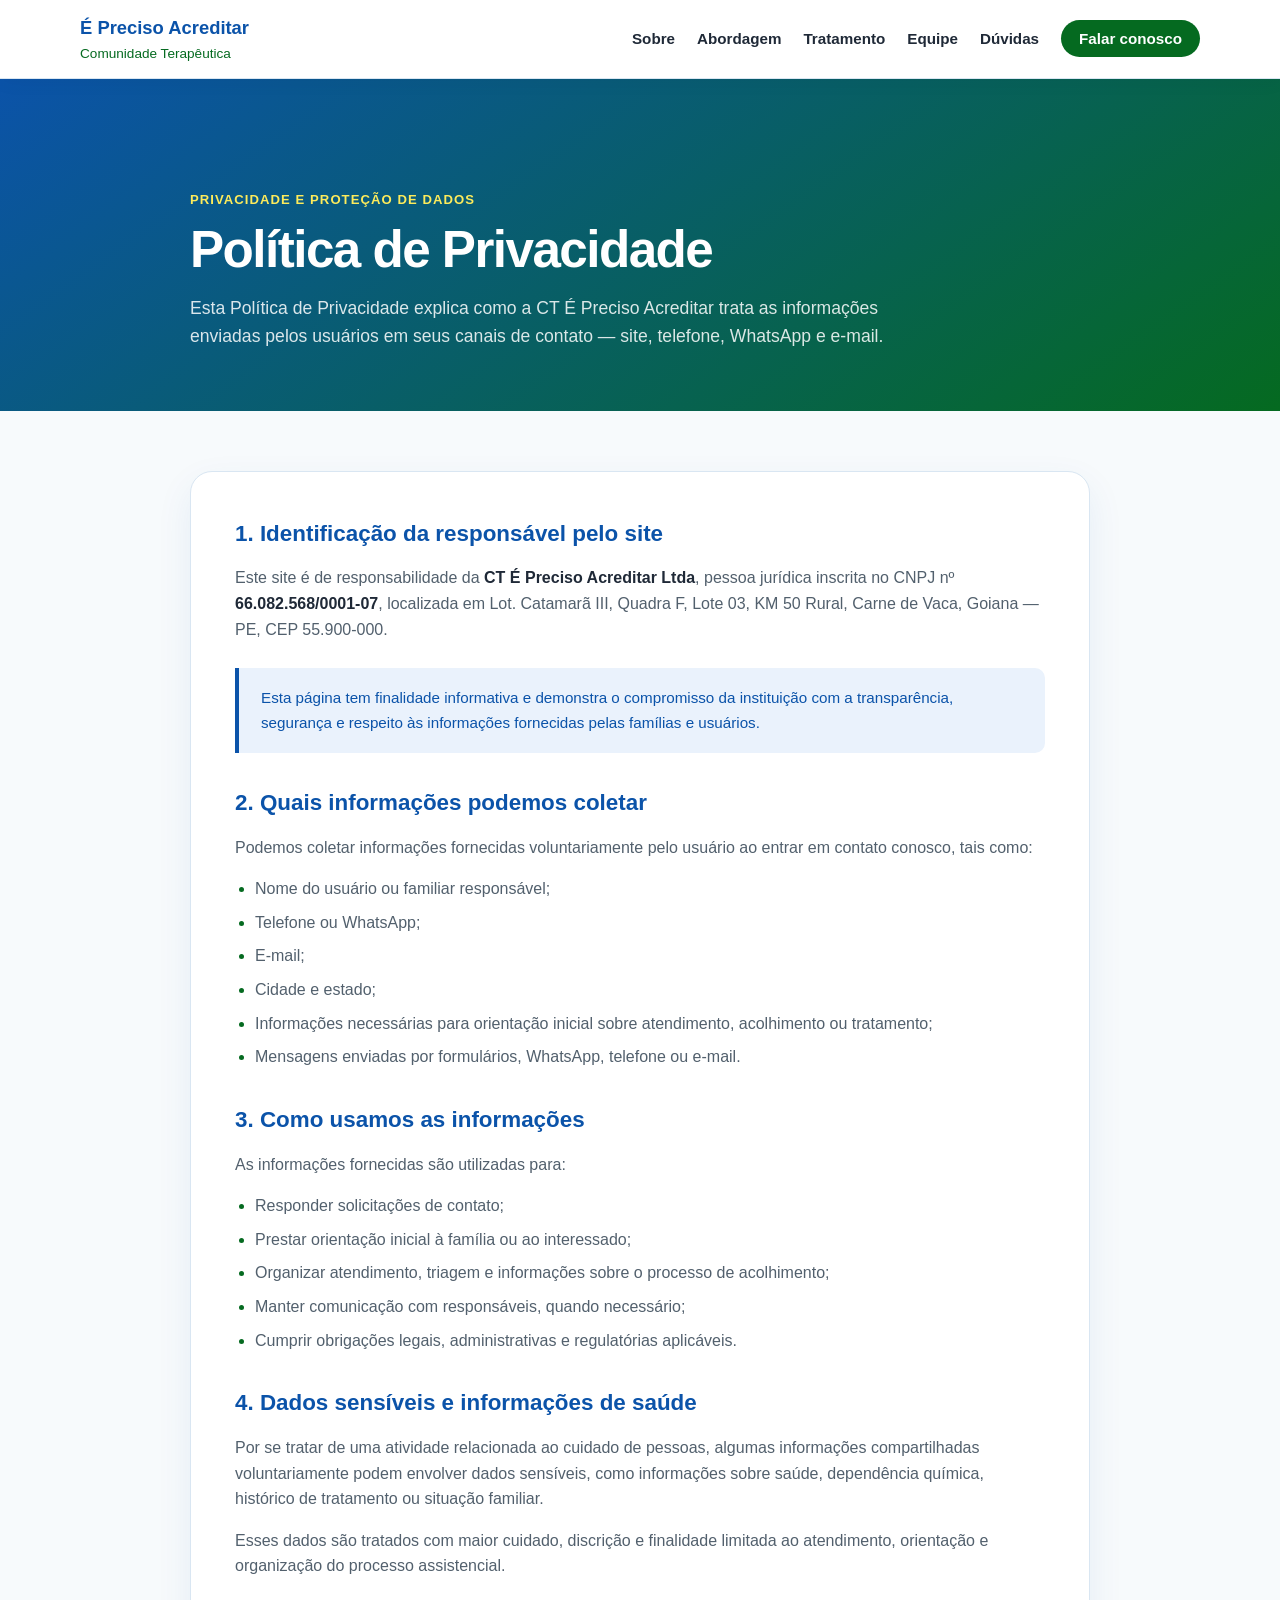
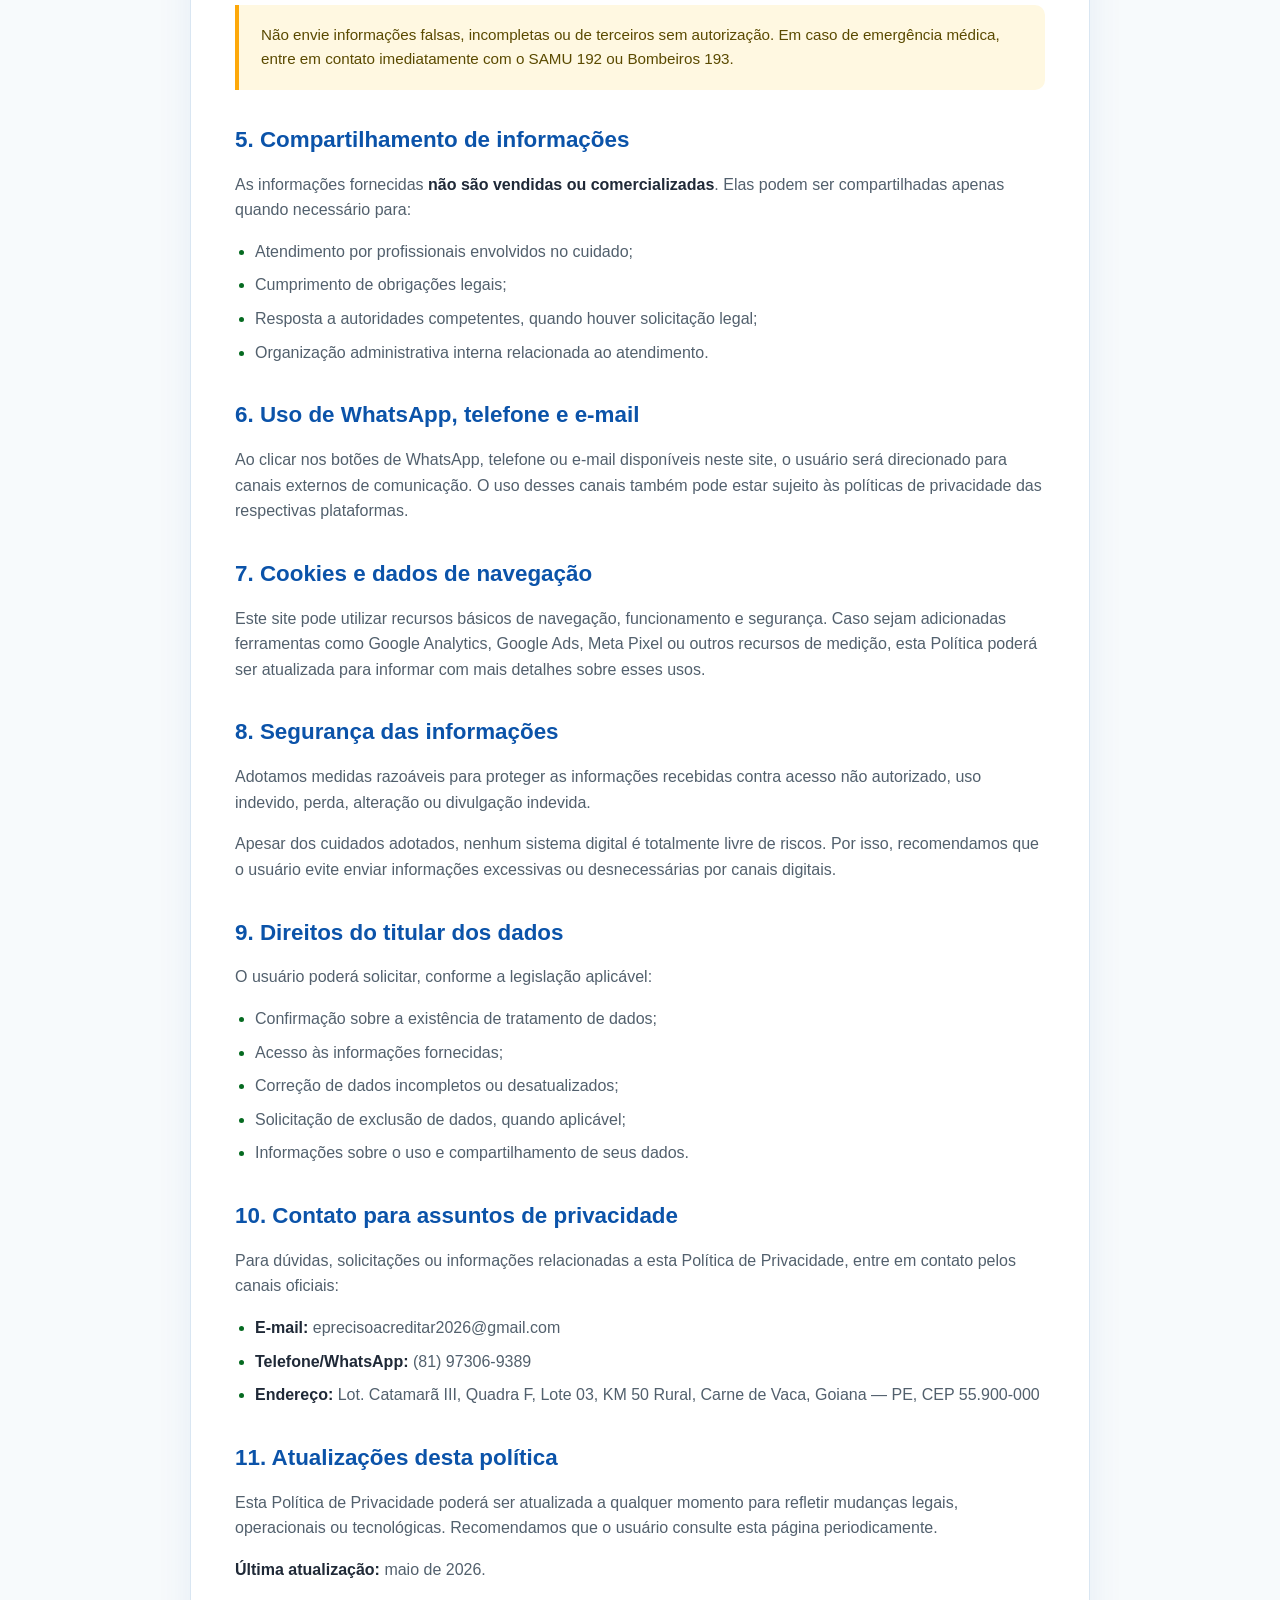
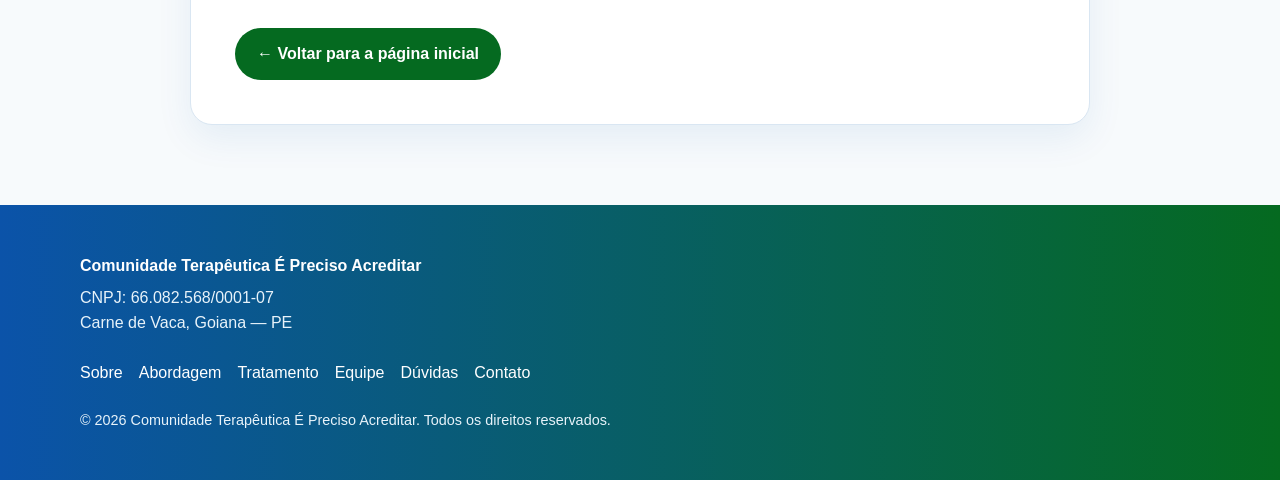
<file: privacidade.html>
<!DOCTYPE html>
<html lang="pt-BR">
<head>
    <meta charset="UTF-8">
    <meta name="viewport" content="width=device-width, initial-scale=1.0">
    <title>Política de Privacidade — CT É Preciso Acreditar</title>
    <meta name="description" content="Política de Privacidade da Comunidade Terapêutica É Preciso Acreditar. Como coletamos, utilizamos e protegemos as informações enviadas pelos usuários.">

    <link rel="stylesheet" href="assets/css/style.css">
</head>
<body>

    <header class="site-header">
        <div class="site-header__container">
            <a href="index.html" class="site-header__brand">
                <span class="site-header__brand-name">É Preciso Acreditar</span>
                <span class="site-header__brand-tag">Comunidade Terapêutica</span>
            </a>
            <nav class="site-nav" aria-label="Navegação principal">
                <ul class="site-nav__list">
                    <li><a href="index.html#sobre" class="site-nav__link">Sobre</a></li>
                    <li><a href="index.html#abordagem" class="site-nav__link">Abordagem</a></li>
                    <li><a href="index.html#tratamento" class="site-nav__link">Tratamento</a></li>
                    <li><a href="index.html#equipe" class="site-nav__link">Equipe</a></li>
                    <li><a href="index.html#faq" class="site-nav__link">Dúvidas</a></li>
                    <li><a href="index.html#contato" class="site-nav__link site-nav__link--cta">Falar conosco</a></li>
                </ul>
            </nav>
        </div>
    </header>

    <main>

        <section class="policy-hero">
            <div class="policy-hero__container">
                <p class="policy-hero__eyebrow">Privacidade e proteção de dados</p>
                <h1 class="policy-hero__title">Política de Privacidade</h1>
                <p class="policy-hero__intro">Esta Política de Privacidade explica como a CT É Preciso Acreditar trata as informações enviadas pelos usuários em seus canais de contato — site, telefone, WhatsApp e e-mail.</p>
            </div>
        </section>

        <section class="policy-main">
            <div class="policy-main__container">
                <div class="policy-content">

                    <h2>1. Identificação da responsável pelo site</h2>
                    <p>Este site é de responsabilidade da <strong>CT É Preciso Acreditar Ltda</strong>, pessoa jurídica inscrita no CNPJ nº <strong>66.082.568/0001-07</strong>, localizada em Lot. Catamarã III, Quadra F, Lote 03, KM 50 Rural, Carne de Vaca, Goiana — PE, CEP 55.900-000.</p>

                    <div class="info-box">
                        Esta página tem finalidade informativa e demonstra o compromisso da instituição com a transparência, segurança e respeito às informações fornecidas pelas famílias e usuários.
                    </div>

                    <h2>2. Quais informações podemos coletar</h2>
                    <p>Podemos coletar informações fornecidas voluntariamente pelo usuário ao entrar em contato conosco, tais como:</p>
                    <ul>
                        <li>Nome do usuário ou familiar responsável;</li>
                        <li>Telefone ou WhatsApp;</li>
                        <li>E-mail;</li>
                        <li>Cidade e estado;</li>
                        <li>Informações necessárias para orientação inicial sobre atendimento, acolhimento ou tratamento;</li>
                        <li>Mensagens enviadas por formulários, WhatsApp, telefone ou e-mail.</li>
                    </ul>

                    <h2>3. Como usamos as informações</h2>
                    <p>As informações fornecidas são utilizadas para:</p>
                    <ul>
                        <li>Responder solicitações de contato;</li>
                        <li>Prestar orientação inicial à família ou ao interessado;</li>
                        <li>Organizar atendimento, triagem e informações sobre o processo de acolhimento;</li>
                        <li>Manter comunicação com responsáveis, quando necessário;</li>
                        <li>Cumprir obrigações legais, administrativas e regulatórias aplicáveis.</li>
                    </ul>

                    <h2>4. Dados sensíveis e informações de saúde</h2>
                    <p>Por se tratar de uma atividade relacionada ao cuidado de pessoas, algumas informações compartilhadas voluntariamente podem envolver dados sensíveis, como informações sobre saúde, dependência química, histórico de tratamento ou situação familiar.</p>
                    <p>Esses dados são tratados com maior cuidado, discrição e finalidade limitada ao atendimento, orientação e organização do processo assistencial.</p>

                    <div class="warning-box">
                        Não envie informações falsas, incompletas ou de terceiros sem autorização. Em caso de emergência médica, entre em contato imediatamente com o SAMU 192 ou Bombeiros 193.
                    </div>

                    <h2>5. Compartilhamento de informações</h2>
                    <p>As informações fornecidas <strong>não são vendidas ou comercializadas</strong>. Elas podem ser compartilhadas apenas quando necessário para:</p>
                    <ul>
                        <li>Atendimento por profissionais envolvidos no cuidado;</li>
                        <li>Cumprimento de obrigações legais;</li>
                        <li>Resposta a autoridades competentes, quando houver solicitação legal;</li>
                        <li>Organização administrativa interna relacionada ao atendimento.</li>
                    </ul>

                    <h2>6. Uso de WhatsApp, telefone e e-mail</h2>
                    <p>Ao clicar nos botões de WhatsApp, telefone ou e-mail disponíveis neste site, o usuário será direcionado para canais externos de comunicação. O uso desses canais também pode estar sujeito às políticas de privacidade das respectivas plataformas.</p>

                    <h2>7. Cookies e dados de navegação</h2>
                    <p>Este site pode utilizar recursos básicos de navegação, funcionamento e segurança. Caso sejam adicionadas ferramentas como Google Analytics, Google Ads, Meta Pixel ou outros recursos de medição, esta Política poderá ser atualizada para informar com mais detalhes sobre esses usos.</p>

                    <h2>8. Segurança das informações</h2>
                    <p>Adotamos medidas razoáveis para proteger as informações recebidas contra acesso não autorizado, uso indevido, perda, alteração ou divulgação indevida.</p>
                    <p>Apesar dos cuidados adotados, nenhum sistema digital é totalmente livre de riscos. Por isso, recomendamos que o usuário evite enviar informações excessivas ou desnecessárias por canais digitais.</p>

                    <h2>9. Direitos do titular dos dados</h2>
                    <p>O usuário poderá solicitar, conforme a legislação aplicável:</p>
                    <ul>
                        <li>Confirmação sobre a existência de tratamento de dados;</li>
                        <li>Acesso às informações fornecidas;</li>
                        <li>Correção de dados incompletos ou desatualizados;</li>
                        <li>Solicitação de exclusão de dados, quando aplicável;</li>
                        <li>Informações sobre o uso e compartilhamento de seus dados.</li>
                    </ul>

                    <h2>10. Contato para assuntos de privacidade</h2>
                    <p>Para dúvidas, solicitações ou informações relacionadas a esta Política de Privacidade, entre em contato pelos canais oficiais:</p>
                    <ul>
                        <li><strong>E-mail:</strong> eprecisoacreditar2026@gmail.com</li>
                        <li><strong>Telefone/WhatsApp:</strong> (81) 97306-9389</li>
                        <li><strong>Endereço:</strong> Lot. Catamarã III, Quadra F, Lote 03, KM 50 Rural, Carne de Vaca, Goiana — PE, CEP 55.900-000</li>
                    </ul>

                    <h2>11. Atualizações desta política</h2>
                    <p>Esta Política de Privacidade poderá ser atualizada a qualquer momento para refletir mudanças legais, operacionais ou tecnológicas. Recomendamos que o usuário consulte esta página periodicamente.</p>

                    <p><strong>Última atualização:</strong> maio de 2026.</p>

                    <a href="index.html" class="policy-back">← Voltar para a página inicial</a>

                </div>
            </div>
        </section>

    </main>

    <footer class="site-footer">
        <div class="site-footer__container">
            <div class="site-footer__brand">
                <p class="site-footer__brand-name">Comunidade Terapêutica É Preciso Acreditar</p>
                <p class="site-footer__brand-info">CNPJ: 66.082.568/0001-07</p>
                <p class="site-footer__brand-info">Carne de Vaca, Goiana — PE</p>
            </div>
            <nav class="site-footer__nav" aria-label="Navegação do rodapé">
                <ul class="site-footer__list">
                    <li><a href="index.html#sobre">Sobre</a></li>
                    <li><a href="index.html#abordagem">Abordagem</a></li>
                    <li><a href="index.html#tratamento">Tratamento</a></li>
                    <li><a href="index.html#equipe">Equipe</a></li>
                    <li><a href="index.html#faq">Dúvidas</a></li>
                    <li><a href="index.html#contato">Contato</a></li>
                </ul>
            </nav>
            <p class="site-footer__copyright">&copy; 2026 Comunidade Terapêutica É Preciso Acreditar. Todos os direitos reservados.</p>
        </div>
    </footer>

    <a href="https://wa.me/5581973069389?text=Ol%C3%A1.%20Gostaria%20de%20conversar%20com%20a%20equipe%20sobre%20acolhimento." class="float-wpp" target="_blank" rel="noopener" aria-label="Falar conosco pelo WhatsApp">
        <svg viewBox="0 0 32 32" fill="currentColor" xmlns="http://www.w3.org/2000/svg" aria-hidden="true">
            <path d="M16.003 3C9.374 3 4 8.374 4 15.003c0 2.39.703 4.617 1.91 6.487L4 28l6.69-1.823a11.95 11.95 0 0 0 5.313 1.279h.005c6.628 0 12.002-5.374 12.002-12.003C28.01 8.374 22.636 3 16.003 3zm0 21.832c-1.69 0-3.349-.453-4.797-1.31l-.345-.204-3.97 1.082 1.058-3.866-.225-.359a9.926 9.926 0 0 1-1.527-5.272c0-5.482 4.46-9.94 9.943-9.94 2.657 0 5.151 1.034 7.027 2.91a9.876 9.876 0 0 1 2.913 7.034c0 5.482-4.46 9.925-9.942 9.925zm5.451-7.443c-.299-.15-1.766-.872-2.041-.971-.274-.1-.473-.149-.673.15-.198.298-.771.97-.946 1.17-.174.198-.349.224-.648.075-.299-.15-1.262-.466-2.404-1.484-.888-.792-1.487-1.77-1.661-2.069-.174-.298-.018-.46.131-.609.135-.135.299-.349.448-.524.149-.174.198-.299.299-.498.099-.198.05-.373-.025-.523-.075-.149-.673-1.621-.921-2.222-.243-.583-.49-.503-.673-.512l-.573-.01a1.1 1.1 0 0 0-.797.374c-.274.298-1.046 1.021-1.046 2.493 0 1.471 1.071 2.893 1.22 3.092.149.198 2.107 3.215 5.105 4.508.714.308 1.27.492 1.704.63.716.227 1.368.195 1.883.119.575-.086 1.766-.722 2.014-1.418.249-.697.249-1.295.174-1.418-.074-.123-.273-.198-.572-.347z"/>
        </svg>
    </a>

    <script src="assets/js/script.js"></script>
</body>
</html>
</file>
<file: assets/css/style.css>
:root {
    --azul-principal: #0B53A9;
    --azul-vivo: #046CD1;
    --azul-claro: #1393E2;

    --verde-principal: #056A20;
    --verde-vivo: #1AA224;

    --dourado: #FDA809;
    --amarelo-claro: #FDEB5B;

    --branco: #FFFFFF;
    --fundo-claro: #F7FAFC;
    --fundo-suave: #EEF6FB;

    --texto-escuro: #1F2937;
    --texto-suave: #52606D;

    --borda-suave: #D9E6F2;
    --sombra-suave: rgba(11, 83, 169, 0.08);
}

/* BASE */
* {
    margin: 0;
    padding: 0;
    box-sizing: border-box;
}

html { scroll-behavior: smooth; }

body {
    font-family: Arial, Helvetica, sans-serif;
    background: var(--fundo-claro);
    color: var(--texto-escuro);
    line-height: 1.6;
}

img { max-width: 100%; display: block; }
a { color: inherit; }
main { overflow: hidden; }

.site-header__container,
.hero__container,
.about__container,
.approach__container,
.treatment__container,
.team__container,
.for-resident__container,
.faq__container,
.contact__container,
.site-footer__container {
    width: min(1120px, 92%);
    margin: 0 auto;
}

/* HEADER */
.site-header {
    position: sticky;
    top: 0;
    z-index: 100;
    background: var(--branco);
    border-bottom: 1px solid var(--borda-suave);
    box-shadow: 0 4px 18px rgba(0, 0, 0, 0.04);
}

.site-header__container {
    min-height: 78px;
    display: flex;
    align-items: center;
    justify-content: space-between;
    gap: 32px;
}

.site-header__brand {
    display: flex;
    flex-direction: column;
    text-decoration: none;
}

.site-header__brand-name {
    font-size: 1.15rem;
    font-weight: 800;
    color: var(--azul-principal);
}

.site-header__brand-tag {
    font-size: 0.85rem;
    color: var(--verde-principal);
}

.site-nav__list {
    display: flex;
    align-items: center;
    gap: 22px;
    list-style: none;
}

.site-nav__link {
    font-size: 0.95rem;
    font-weight: 600;
    text-decoration: none;
    color: var(--texto-escuro);
    transition: color 0.2s ease;
}

.site-nav__link:hover { color: var(--azul-vivo); }

.site-nav__link--cta {
    padding: 10px 18px;
    border-radius: 999px;
    background: var(--verde-principal);
    color: var(--branco);
}

.site-nav__link--cta:hover {
    background: var(--verde-vivo);
    color: var(--branco);
}

/* HERO */
.hero {
    padding: 96px 0 84px;
    background:
        linear-gradient(rgba(11, 83, 169, 0.82), rgba(5, 106, 32, 0.72)),
        url("../img/estrutura/area-externa-ampla.jpeg") center/cover no-repeat;
    color: var(--branco);
}

.hero__container {
    max-width: 900px;
    margin-left: auto;
    margin-right: auto;
    text-align: center;
}

.hero__eyebrow,
.section__eyebrow {
    margin-bottom: 14px;
    font-size: 0.82rem;
    font-weight: 800;
    letter-spacing: 0.08em;
    text-transform: uppercase;
    color: var(--dourado);
}

.hero__title {
    margin-bottom: 22px;
    font-size: clamp(2.2rem, 5vw, 4.2rem);
    line-height: 1.08;
    letter-spacing: -0.04em;
}

.hero__subtitle {
    max-width: 780px;
    margin: 0 auto 32px;
    font-size: 1.15rem;
    color: #F3F8FC;
}

.hero__actions {
    display: flex;
    justify-content: center;
    flex-wrap: wrap;
    gap: 14px;
    margin-bottom: 18px;
}

.hero__note {
    margin-bottom: 30px;
    color: #E8F3FA;
}

.hero__quick-info {
    display: flex;
    justify-content: center;
    flex-wrap: wrap;
    gap: 14px;
    list-style: none;
}

.hero__quick-info li {
    min-width: 130px;
    padding: 14px 18px;
    border: 1px solid rgba(255, 255, 255, 0.28);
    border-radius: 16px;
    background: rgba(255, 255, 255, 0.12);
    backdrop-filter: blur(8px);
}

.hero__quick-info strong {
    display: block;
    font-size: 1.5rem;
}

/* BOTÕES */
.btn {
    display: inline-flex;
    align-items: center;
    justify-content: center;
    min-height: 48px;
    padding: 13px 22px;
    border-radius: 999px;
    font-weight: 800;
    text-decoration: none;
    transition: transform 0.2s ease, background 0.2s ease, color 0.2s ease, border 0.2s ease;
}

.btn:hover { transform: translateY(-2px); }

.btn--primary {
    background: var(--verde-principal);
    color: var(--branco);
}

.btn--primary:hover { background: var(--verde-vivo); }

.btn--secondary {
    background: var(--branco);
    color: var(--azul-principal);
    border: 1px solid var(--borda-suave);
}

.btn--secondary:hover { background: var(--fundo-suave); }

.btn--large {
    min-height: 56px;
    padding: 16px 28px;
}

/* SEÇÕES */
section { padding: 84px 0; }

.about,
.treatment,
.faq { background: var(--branco); }

.approach,
.team,
.for-resident,
.contact { background: var(--fundo-claro); }

.section__title {
    margin-bottom: 28px;
    font-size: clamp(1.8rem, 3vw, 2.6rem);
    line-height: 1.15;
    letter-spacing: -0.03em;
    color: var(--azul-principal);
}

.about__content,
.treatment__content,
.for-resident__content { max-width: 900px; }

.about__content p,
.treatment__content p,
.for-resident__content p {
    margin-bottom: 18px;
    font-size: 1.05rem;
}

.about__content strong,
.treatment__content strong,
.for-resident__content strong,
.faq-item__answer strong { color: var(--azul-principal); }

/* CARDS */
.approach__intro,
.team__intro,
.contact__intro {
    max-width: 760px;
    margin-bottom: 32px;
    font-size: 1.05rem;
    color: var(--texto-suave);
}

.approach__pillars,
.team__list,
.contact__channels {
    display: grid;
    grid-template-columns: repeat(2, minmax(0, 1fr));
    gap: 22px;
}

.pillar,
.team-member,
.contact__channel,
.faq-item {
    padding: 26px;
    border: 1px solid var(--borda-suave);
    border-radius: 22px;
    background: var(--branco);
    box-shadow: 0 14px 36px var(--sombra-suave);
}

.pillar { border-top: 4px solid var(--azul-claro); }
.team-member { border-top: 4px solid var(--verde-vivo); }
.contact__channel { border-top: 4px solid var(--dourado); }

.pillar__title,
.team-member__role,
.contact__channel-title {
    margin-bottom: 12px;
    font-size: 1.2rem;
    color: var(--azul-principal);
}

.pillar__text,
.team-member__description,
.contact__channel-note { color: var(--texto-suave); }

.team__note {
    margin-top: 26px;
    color: var(--texto-suave);
}

/* LISTAS */
.treatment__list,
.for-resident__list { margin: 18px 0 24px 20px; }

.treatment__list li,
.for-resident__list li { margin-bottom: 10px; }

.treatment__list li::marker,
.for-resident__list li::marker { color: var(--verde-principal); }

/* ESTRUTURA / GALERIA */
.structure { background: var(--fundo-suave); }

.structure__container {
    width: min(1120px, 92%);
    margin: 0 auto;
}

.structure__intro {
    max-width: 760px;
    margin-bottom: 32px;
    font-size: 1.05rem;
    color: var(--texto-suave);
}

.structure__gallery {
    display: grid;
    grid-template-columns: repeat(3, minmax(0, 1fr));
    gap: 22px;
}

.image-card {
    position: relative;
    overflow: hidden;
    min-height: 300px;
    border-radius: 22px;
    background: var(--branco);
    box-shadow: 0 14px 36px var(--sombra-suave);
    cursor: zoom-in;
}

.image-card img {
    width: 100%;
    height: 100%;
    min-height: 300px;
    object-fit: cover;
    object-position: center center;
    transition: transform 0.35s ease;
}

.image-card figcaption {
    position: absolute;
    left: 0;
    right: 0;
    bottom: 0;
    padding: 42px 18px 18px;
    background: linear-gradient(to top, rgba(0, 0, 0, 0.78), transparent);
    color: var(--branco);
    font-size: 1rem;
    font-weight: 800;
    opacity: 0;
    transform: translateY(14px);
    transition: opacity 0.3s ease, transform 0.3s ease;
}

.image-card:hover img { transform: scale(1.06); }

.image-card:hover figcaption {
    opacity: 1;
    transform: translateY(0);
}

/* FAQ */
.faq__list {
    display: grid;
    gap: 14px;
}

.faq-item {
    padding: 0;
    overflow: hidden;
}

.faq-item__question {
    cursor: pointer;
    padding: 22px 26px;
    font-weight: 800;
    color: var(--azul-principal);
}

.faq-item__question:hover { color: var(--verde-principal); }

.faq-item__answer {
    padding: 0 26px 22px;
    color: var(--texto-suave);
}

/* CONTATO */
.contact__channel-link {
    display: inline-block;
    margin-bottom: 8px;
    font-size: 1.05rem;
    font-weight: 800;
    color: var(--verde-principal);
    text-decoration: none;
}

.contact__channel-link:hover { color: var(--azul-vivo); }

.contact__channel-address {
    margin-bottom: 8px;
    font-style: normal;
    color: var(--texto-escuro);
}

.contact__main-action {
    margin-top: 34px;
    text-align: center;
}

/* FOOTER */
.site-footer {
    padding: 48px 0;
    background: linear-gradient(90deg, var(--azul-principal), var(--verde-principal));
    color: var(--branco);
}

.site-footer__container {
    display: grid;
    gap: 24px;
}

.site-footer__brand-name {
    font-weight: 800;
    margin-bottom: 6px;
}

.site-footer__brand-info { color: #E8F3FA; }

.site-footer__list {
    display: flex;
    flex-wrap: wrap;
    gap: 16px;
    list-style: none;
}

.site-footer__list a {
    color: var(--branco);
    text-decoration: none;
}

.site-footer__list a:hover { color: var(--amarelo-claro); }

.site-footer__copyright {
    color: #E8F3FA;
    font-size: 0.9rem;
}

/* BOTÃO FLUTUANTE WHATSAPP */
.float-wpp {
    position: fixed;
    right: 24px;
    bottom: 24px;
    z-index: 999;
    display: grid;
    place-items: center;
    width: 60px;
    height: 60px;
    padding: 0;
    border-radius: 50%;
    background: var(--verde-principal);
    color: var(--branco);
    text-decoration: none;
    box-shadow: 0 12px 30px rgba(0, 0, 0, 0.25);
    opacity: 0;
    visibility: hidden;
    transform: translateY(20px);
    transition: opacity 0.3s ease, visibility 0.3s ease, transform 0.3s ease, background 0.2s ease;
}

.float-wpp.is-visible {
    opacity: 1;
    visibility: visible;
    transform: translateY(0);
    animation: wppPulse 2s infinite;
}

.float-wpp:hover { background: var(--verde-vivo); }

.float-wpp svg {
    width: 30px;
    height: 30px;
}

.float-wpp::before {
    content: "Fale conosco";
    position: absolute;
    right: calc(100% + 12px);
    top: 50%;
    transform: translateY(-50%) translateX(8px);
    padding: 8px 14px;
    border-radius: 8px;
    background: var(--texto-escuro);
    color: var(--branco);
    font-size: 0.85rem;
    font-weight: 600;
    white-space: nowrap;
    opacity: 0;
    pointer-events: none;
    transition: opacity 0.2s ease, transform 0.2s ease;
}

.float-wpp:hover::before {
    opacity: 1;
    transform: translateY(-50%) translateX(0);
}

@keyframes wppPulse {
    0% {
        box-shadow: 0 12px 30px rgba(0, 0, 0, 0.25), 0 0 0 0 rgba(5, 106, 32, 0.55);
    }
    70% {
        box-shadow: 0 12px 30px rgba(0, 0, 0, 0.25), 0 0 0 16px rgba(5, 106, 32, 0);
    }
    100% {
        box-shadow: 0 12px 30px rgba(0, 0, 0, 0.25), 0 0 0 0 rgba(5, 106, 32, 0);
    }
}

/* LIGHTBOX */
.lightbox {
    position: fixed;
    inset: 0;
    z-index: 1000;
    display: flex;
    align-items: center;
    justify-content: center;
    flex-direction: column;
    gap: 18px;
    padding: 40px;
    background: rgba(0, 0, 0, 0.92);
    opacity: 0;
    visibility: hidden;
    transition: opacity 0.3s ease, visibility 0.3s ease;
}

.lightbox.is-open {
    opacity: 1;
    visibility: visible;
}

.lightbox__image {
    max-width: 90%;
    max-height: 80vh;
    object-fit: contain;
    border-radius: 12px;
    box-shadow: 0 20px 60px rgba(0, 0, 0, 0.5);
}

.lightbox__caption {
    color: var(--branco);
    font-size: 1rem;
    font-weight: 600;
    text-align: center;
}

.lightbox__close {
    position: absolute;
    top: 20px;
    right: 20px;
    width: 48px;
    height: 48px;
    border: none;
    border-radius: 50%;
    background: rgba(255, 255, 255, 0.15);
    color: var(--branco);
    font-size: 1.8rem;
    line-height: 1;
    cursor: pointer;
    transition: background 0.2s ease;
}

.lightbox__close:hover { background: rgba(255, 255, 255, 0.28); }

body.lightbox-open { overflow: hidden; }


/* =========================================
   PÁGINA DE PRIVACIDADE
   ========================================= */

.policy-hero {
    padding: 110px 0 60px;
    background: linear-gradient(145deg, var(--azul-principal), var(--verde-principal));
    color: var(--branco);
}

.policy-hero__container {
    width: min(1120px, 92%);
    margin: 0 auto;
    max-width: 900px;
}

.policy-hero__eyebrow {
    margin-bottom: 12px;
    font-size: 0.82rem;
    font-weight: 800;
    letter-spacing: 0.08em;
    text-transform: uppercase;
    color: var(--amarelo-claro);
}

.policy-hero__title {
    margin-bottom: 16px;
    font-size: clamp(2rem, 4vw, 3.2rem);
    line-height: 1.1;
    letter-spacing: -0.03em;
}

.policy-hero__intro {
    max-width: 720px;
    font-size: 1.1rem;
    color: rgba(255, 255, 255, 0.85);
}

.policy-main {
    padding: 60px 0 80px;
    background: var(--fundo-claro);
}

.policy-main__container {
    width: min(900px, 92%);
    margin: 0 auto;
}

.policy-content {
    padding: 44px;
    background: var(--branco);
    border: 1px solid var(--borda-suave);
    border-radius: 22px;
    box-shadow: 0 14px 36px var(--sombra-suave);
}

.policy-content h2 {
    margin-top: 32px;
    margin-bottom: 14px;
    font-size: 1.4rem;
    color: var(--azul-principal);
}

.policy-content h2:first-child {
    margin-top: 0;
}

.policy-content p {
    margin-bottom: 16px;
    color: var(--texto-suave);
}

.policy-content strong {
    color: var(--texto-escuro);
}

.policy-content ul {
    margin: 12px 0 22px 20px;
    color: var(--texto-suave);
}

.policy-content ul li {
    margin-bottom: 8px;
}

.policy-content ul li::marker {
    color: var(--verde-principal);
}

.info-box {
    margin: 26px 0;
    padding: 18px 22px;
    border-left: 4px solid var(--azul-principal);
    border-radius: 0 10px 10px 0;
    background: var(--azul-suave, #EAF2FC);
    color: var(--azul-principal);
    font-size: 0.95rem;
}

.warning-box {
    margin: 26px 0;
    padding: 18px 22px;
    border-left: 4px solid var(--dourado);
    border-radius: 0 10px 10px 0;
    background: #FFF8E1;
    color: #5A4A00;
    font-size: 0.95rem;
}

.policy-back {
    display: inline-flex;
    align-items: center;
    gap: 8px;
    margin-top: 30px;
    padding: 13px 22px;
    border-radius: 999px;
    background: var(--verde-principal);
    color: var(--branco);
    font-weight: 800;
    text-decoration: none;
    transition: background 0.2s ease, transform 0.2s ease;
}

.policy-back:hover {
    background: var(--verde-vivo);
    transform: translateY(-2px);
}


/* RESPONSIVO */
@media (max-width: 820px) {
    .site-header { position: relative; }

    .site-header__container {
        min-height: auto;
        padding: 14px 0;
        display: flex;
        align-items: center;
        justify-content: space-between;
        gap: 14px;
    }

    .site-header__brand {
        display: flex;
        flex-direction: column;
        text-decoration: none;
        flex: 1;
    }

    .site-header__brand-name {
        font-size: 1.05rem;
        line-height: 1.15;
    }

    .site-header__brand-tag {
        font-size: 0.82rem;
        line-height: 1.15;
    }

    .site-nav { width: auto; }

    .site-nav__list {
        display: flex;
        align-items: center;
        justify-content: flex-end;
        gap: 0;
        list-style: none;
    }

    .site-nav__list li:not(:last-child) { display: none; }

    .site-nav__link--cta {
        display: inline-flex;
        align-items: center;
        justify-content: center;
        min-height: 40px;
        padding: 9px 16px;
        border-radius: 999px;
        background: var(--verde-principal);
        color: var(--branco);
        font-size: 0.86rem;
        font-weight: 800;
        white-space: nowrap;
        text-decoration: none;
    }

    .hero { padding: 58px 0 50px; }

    .hero__title {
        font-size: 1.9rem;
        line-height: 1.15;
    }

    .hero__subtitle { font-size: 1rem; }

    .hero__actions { flex-direction: column; }

    .btn { width: 100%; }

    .hero__quick-info {
        display: grid;
        grid-template-columns: 1fr;
        gap: 10px;
    }

    .hero__quick-info li {
        width: 100%;
        min-width: 0;
        padding: 12px 10px;
    }

    .approach__pillars,
    .team__list,
    .contact__channels,
    .structure__gallery {
        grid-template-columns: 1fr;
    }

    section { padding: 58px 0; }

    .policy-hero { padding: 80px 0 50px; }
    .policy-content { padding: 28px 22px; }
}

@media (max-width: 520px) {
    .site-header__container {
        width: min(100% - 28px, 1120px);
        padding: 12px 0;
    }

    .site-header__brand-name { font-size: 1rem; }
    .site-header__brand-tag { font-size: 0.78rem; }

    .site-nav__link--cta {
        min-height: 38px;
        padding: 8px 14px;
        font-size: 0.82rem;
    }

    .hero { padding: 50px 0 46px; }
    .hero__title { font-size: 1.75rem; }
    .hero__subtitle { font-size: 0.96rem; }

    .image-card { min-height: 230px; }
    .image-card img { min-height: 230px; }

    .float-wpp {
        right: 16px;
        bottom: 16px;
        width: 54px;
        height: 54px;
    }

    .float-wpp svg {
        width: 26px;
        height: 26px;
    }
}
</file>
